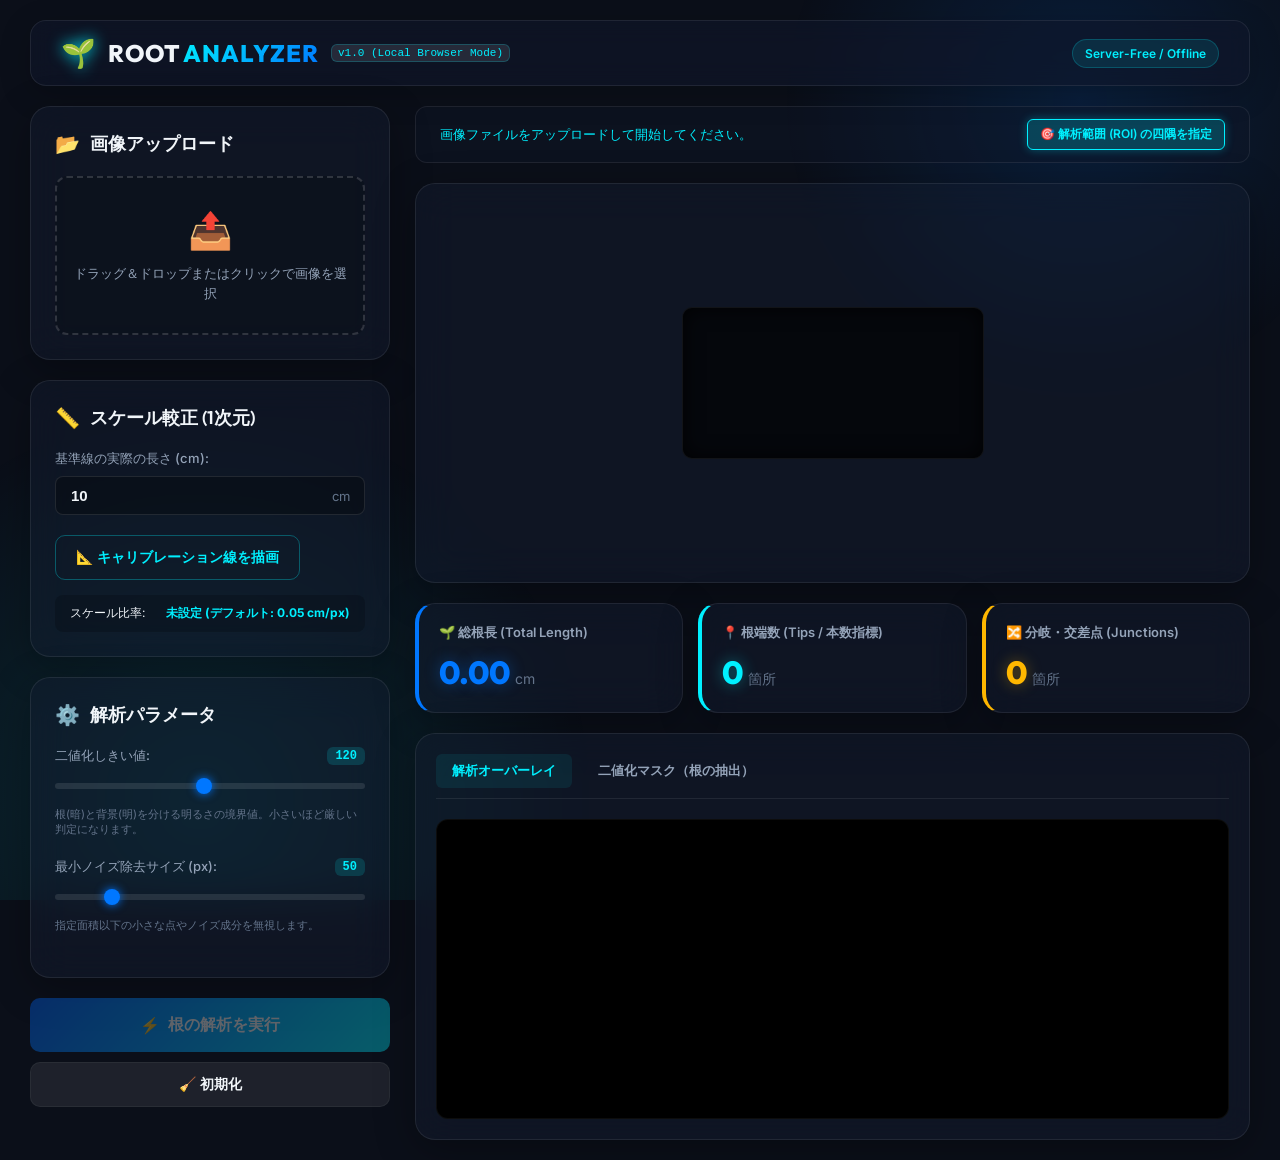
<file: Project/index.html>
<!DOCTYPE html>
<html lang="ja">
<head>
    <meta charset="UTF-8">
    <meta name="viewport" content="width=device-width, initial-scale=1.0">
    <title>ROOT ANALYZER - 苗木発根解析システム (ブラウザ完結版)</title>
    <link rel="stylesheet" href="style.css">
    <link rel="preconnect" href="https://fonts.googleapis.com">
    <link rel="preconnect" href="https://fonts.gstatic.com" crossorigin>
    <link href="https://fonts.googleapis.com/css2?family=Inter:wght@300;400;500;600;700&family=Outfit:wght@400;600;800&display=swap" rel="stylesheet">
</head>
<body>
    <div class="glow-bg"></div>
    <div class="app-container">
        <!-- ヘッダー -->
        <header class="app-header">
            <div class="logo">
                <span class="icon">🌱</span>
                <h1>ROOT<span>ANALYZER</span></h1>
                <span class="version">v1.0 (Local Browser Mode)</span>
            </div>
            <div class="environment-badge">
                Server-Free / Offline
            </div>
        </header>

        <!-- メイングリッド -->
        <main class="main-grid">
            
            <!-- 左側コントロールパネル -->
            <section class="control-panel">
                
                <!-- 画像アップロード -->
                <div class="card glass upload-card">
                    <h2><span class="card-icon">📂</span> 画像アップロード</h2>
                    <div class="drop-zone" id="drop-zone">
                        <span class="drop-icon">📤</span>
                        <p class="drop-text">ドラッグ＆ドロップまたはクリックで画像を選択</p>
                        <input type="file" id="file-input" accept="image/*" style="display: none;">
                    </div>
                </div>

                <!-- キャリブレーション設定 -->
                <div class="card glass calibration-card">
                    <h2><span class="card-icon">📏</span> スケール較正 (1次元)</h2>
                    <div class="control-group">
                        <label for="calib-length">基準線の実際の長さ (cm):</label>
                        <div class="input-with-unit">
                            <input type="number" id="calib-length" value="10" min="0.1" step="0.1">
                            <span class="unit">cm</span>
                        </div>
                    </div>
                    <button class="btn btn-outline" id="btn-draw-calib">📐 キャリブレーション線を描画</button>
                    <div class="calib-info">
                        <span>スケール比率:</span>
                        <strong id="scale-ratio-text">未設定 (デフォルト: 0.05 cm/px)</strong>
                    </div>
                </div>

                <!-- 解析パラメータ -->
                <div class="card glass params-card">
                    <h2><span class="card-icon">⚙️</span> 解析パラメータ</h2>
                    <div class="control-group">
                        <div class="slider-label">
                            <label for="thresh-slider">二値化しきい値:</label>
                            <span class="slider-value" id="thresh-val-text">120</span>
                        </div>
                        <input type="range" id="thresh-slider" min="10" max="240" value="120" class="slider">
                        <p class="help-text">根(暗)と背景(明)を分ける明るさの境界値。小さいほど厳しい判定になります。</p>
                    </div>
                    <div class="control-group">
                        <div class="slider-label">
                            <label for="size-slider">最小ノイズ除去サイズ (px):</label>
                            <span class="slider-value" id="size-val-text">50</span>
                        </div>
                        <input type="range" id="size-slider" min="0" max="300" value="50" class="slider">
                        <p class="help-text">指定面積以下の小さな点やノイズ成分を無視します。</p>
                    </div>
                </div>

                <!-- 操作ボタン -->
                <div class="actions">
                    <button class="btn btn-primary btn-large" id="btn-analyze" disabled>
                        <span class="btn-icon">⚡</span> 根の解析を実行
                    </button>
                    <button class="btn btn-secondary" id="btn-reset">
                        🧹 初期化
                    </button>
                </div>
            </section>

            <!-- 右側メインコンテンツ -->
            <section class="content-area">
                
                <!-- 解析ステータス / モード指示 -->
                <div class="mode-bar glass">
                    <div class="mode-instructions" id="instructions">
                        画像ファイルをアップロードして開始してください。
                    </div>
                    <div class="tool-selector">
                        <button class="btn btn-sm btn-outline active" id="mode-roi-btn">🎯 解析範囲 (ROI) の四隅を指定</button>
                    </div>
                </div>

                <!-- インタラクティブキャンバス -->
                <div class="card glass canvas-card">
                    <div class="canvas-wrapper">
                        <canvas id="interactive-canvas"></canvas>
                        <div class="loading-overlay" id="loading-overlay" style="display: none;">
                            <div class="spinner"></div>
                            <p id="loading-text">画像を処理中...</p>
                        </div>
                    </div>
                </div>

                <!-- 解析結果ダッシュボード -->
                <div class="results-dashboard">
                    <!-- 総延長 -->
                    <div class="card glass result-card pulse-blue">
                        <span class="result-label">🌱 総根長 (Total Length)</span>
                        <div class="result-main">
                            <span class="result-value" id="res-length">0.00</span>
                            <span class="result-unit">cm</span>
                        </div>
                    </div>
                    <!-- 根端数 (本数) -->
                    <div class="card glass result-card pulse-cyan">
                        <span class="result-label">📍 根端数 (Tips / 本数指標)</span>
                        <div class="result-main">
                            <span class="result-value" id="res-tips">0</span>
                            <span class="result-unit">箇所</span>
                        </div>
                    </div>
                    <!-- 分岐点数 -->
                    <div class="card glass result-card pulse-gold">
                        <span class="result-label">🔀 分岐・交差点 (Junctions)</span>
                        <div class="result-main">
                            <span class="result-value" id="res-junctions">0</span>
                            <span class="result-unit">箇所</span>
                        </div>
                    </div>
                </div>

                <!-- 詳細プレビュータブ -->
                <div class="preview-section card glass">
                    <div class="tab-header">
                        <button class="tab-btn active" data-target="tab-overlay">解析オーバーレイ</button>
                        <button class="tab-btn" data-target="tab-binary">二値化マスク（根の抽出）</button>
                    </div>
                    <div class="tab-content">
                        <!-- 解析重ね書きプレビュー -->
                        <div class="tab-pane active" id="tab-overlay">
                            <div class="img-preview-container">
                                <canvas id="overlay-preview-canvas" class="preview-canvas"></canvas>
                            </div>
                        </div>
                        <!-- 二値化マスクプレビュー -->
                        <div class="tab-pane" id="tab-binary">
                            <div class="img-preview-container">
                                <canvas id="binary-preview-canvas" class="preview-canvas"></canvas>
                            </div>
                        </div>
                    </div>
                </div>

            </section>
        </main>
    </div>

    <script src="app.js"></script>
</body>
</html>
</file>
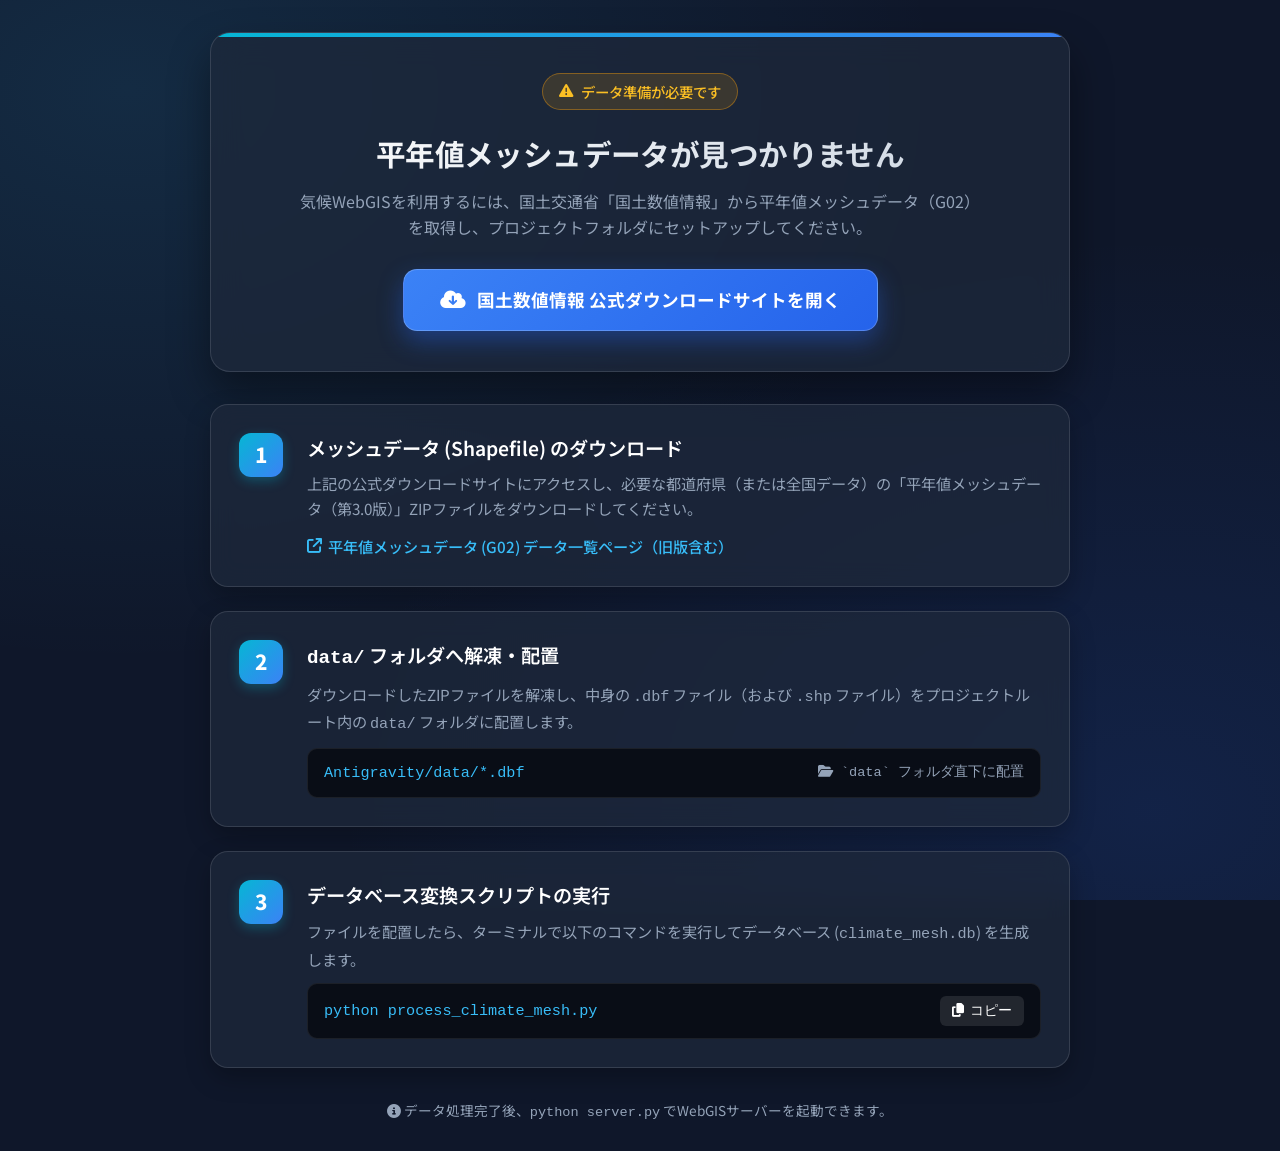
<file: download_guide.html>
<!DOCTYPE html>
<html lang="ja">
<head>
    <meta charset="UTF-8">
    <meta name="viewport" content="width=device-width, initial-scale=1.0">
    <title>平年値メッシュデータ ダウンロード＆セットアップガイド</title>
    
    <!-- Google Fonts -->
    <link rel="preconnect" href="https://fonts.googleapis.com">
    <link rel="preconnect" href="https://fonts.gstatic.com" crossorigin>
    <link href="https://fonts.googleapis.com/css2?family=Noto+Sans+JP:wght@300;400;500;700&family=Outfit:wght@400;600;800&display=swap" rel="stylesheet">
    
    <!-- FontAwesome Icons -->
    <link rel="stylesheet" href="https://cdnjs.cloudflare.com/ajax/libs/font-awesome/6.4.0/css/all.min.css">
    
    <style>
        :root {
            --bg-color: #0f172a;
            --card-bg: rgba(30, 41, 59, 0.75);
            --card-border: rgba(255, 255, 255, 0.12);
            --primary-gradient: linear-gradient(135deg, #3b82f6 0%, #2563eb 100%);
            --accent-gradient: linear-gradient(135deg, #06b6d4 0%, #3b82f6 100%);
            --btn-hover: linear-gradient(135deg, #2563eb 0%, #1d4ed8 100%);
            --text-main: #f8fafc;
            --text-sub: #94a3b8;
            --highlight: #38bdf8;
            --warning-bg: rgba(245, 158, 11, 0.15);
            --warning-border: rgba(245, 158, 11, 0.4);
            --code-bg: #090d16;
        }

        * {
            box-sizing: border-box;
            margin: 0;
            padding: 0;
        }

        body {
            font-family: 'Noto Sans JP', 'Outfit', sans-serif;
            background-color: var(--bg-color);
            background-image: 
                radial-gradient(at 10% 10%, rgba(56, 189, 248, 0.12) 0px, transparent 50%),
                radial-gradient(at 90% 90%, rgba(37, 99, 235, 0.15) 0px, transparent 50%);
            background-attachment: fixed;
            color: var(--text-main);
            min-height: 100vh;
            display: flex;
            align-items: center;
            justify-content: center;
            padding: 2rem 1rem;
            line-height: 1.6;
        }

        .container {
            max-width: 860px;
            width: 100%;
        }

        /* ヘッダー */
        .header-card {
            background: var(--card-bg);
            backdrop-filter: blur(16px);
            -webkit-backdrop-filter: blur(16px);
            border: 1px solid var(--card-border);
            border-radius: 20px;
            padding: 2.5rem 2rem;
            text-align: center;
            margin-bottom: 2rem;
            box-shadow: 0 20px 40px rgba(0, 0, 0, 0.4);
            position: relative;
            overflow: hidden;
        }

        .header-card::before {
            content: '';
            position: absolute;
            top: 0;
            left: 0;
            right: 0;
            height: 4px;
            background: var(--accent-gradient);
        }

        .alert-badge {
            display: inline-flex;
            align-items: center;
            gap: 8px;
            background: var(--warning-bg);
            border: 1px solid var(--warning-border);
            color: #fbbf24;
            padding: 6px 16px;
            border-radius: 30px;
            font-size: 0.9rem;
            font-weight: 500;
            margin-bottom: 1.25rem;
        }

        .title {
            font-size: 1.85rem;
            font-weight: 700;
            letter-spacing: -0.02em;
            margin-bottom: 0.75rem;
            background: linear-gradient(135deg, #ffffff 0%, #cbd5e1 100%);
            -webkit-background-clip: text;
            -webkit-text-fill-color: transparent;
        }

        .description {
            color: var(--text-sub);
            font-size: 1rem;
            max-width: 680px;
            margin: 0 auto 1.75rem auto;
        }

        /* メインアクションボタン */
        .cta-btn {
            display: inline-flex;
            align-items: center;
            justify-content: center;
            gap: 12px;
            background: var(--primary-gradient);
            color: #ffffff;
            font-size: 1.1rem;
            font-weight: 700;
            padding: 1rem 2.25rem;
            border-radius: 14px;
            text-decoration: none;
            box-shadow: 0 10px 25px rgba(37, 99, 235, 0.4);
            transition: all 0.25s cubic-bezier(0.4, 0, 0.2, 1);
            border: 1px solid rgba(255, 255, 255, 0.2);
        }

        .cta-btn:hover {
            transform: translateY(-2px);
            box-shadow: 0 14px 30px rgba(37, 99, 235, 0.6);
            background: var(--btn-hover);
        }

        .cta-btn i {
            font-size: 1.25rem;
        }

        /* ステップカード */
        .steps-wrapper {
            display: flex;
            flex-direction: column;
            gap: 1.5rem;
            margin-bottom: 2rem;
        }

        .step-card {
            background: var(--card-bg);
            backdrop-filter: blur(12px);
            -webkit-backdrop-filter: blur(12px);
            border: 1px solid var(--card-border);
            border-radius: 18px;
            padding: 1.75rem;
            display: flex;
            gap: 1.5rem;
            align-items: flex-start;
            box-shadow: 0 10px 25px rgba(0, 0, 0, 0.25);
            transition: transform 0.2s ease;
        }

        .step-card:hover {
            border-color: rgba(56, 189, 248, 0.4);
        }

        .step-number {
            background: var(--accent-gradient);
            color: #ffffff;
            width: 44px;
            height: 44px;
            border-radius: 12px;
            display: flex;
            align-items: center;
            justify-content: center;
            font-size: 1.3rem;
            font-weight: 800;
            flex-shrink: 0;
            box-shadow: 0 4px 12px rgba(6, 182, 212, 0.3);
        }

        .step-content {
            flex-grow: 1;
        }

        .step-content h3 {
            font-size: 1.2rem;
            font-weight: 600;
            margin-bottom: 0.5rem;
            color: #ffffff;
        }

        .step-content p {
            color: var(--text-sub);
            font-size: 0.95rem;
            margin-bottom: 0.75rem;
        }

        .link-sub {
            display: inline-flex;
            align-items: center;
            gap: 6px;
            color: var(--highlight);
            text-decoration: none;
            font-weight: 500;
            font-size: 0.95rem;
            transition: opacity 0.2s;
        }

        .link-sub:hover {
            text-decoration: underline;
            opacity: 0.9;
        }

        /* コマンドボックス */
        .code-box {
            background: var(--code-bg);
            border: 1px solid rgba(255, 255, 255, 0.08);
            border-radius: 10px;
            padding: 0.75rem 1rem;
            display: flex;
            align-items: center;
            justify-content: space-between;
            gap: 1rem;
            font-family: 'Consolas', 'Courier New', monospace;
            font-size: 0.95rem;
            color: #38bdf8;
            margin-top: 0.5rem;
        }

        .copy-btn {
            background: rgba(255, 255, 255, 0.1);
            border: none;
            color: #ffffff;
            padding: 6px 12px;
            border-radius: 6px;
            cursor: pointer;
            font-size: 0.85rem;
            font-weight: 500;
            transition: all 0.2s;
            display: flex;
            align-items: center;
            gap: 6px;
        }

        .copy-btn:hover {
            background: rgba(255, 255, 255, 0.2);
        }

        /* フッター */
        .footer-note {
            text-align: center;
            color: var(--text-sub);
            font-size: 0.85rem;
            margin-top: 1.5rem;
        }

        .footer-note a {
            color: var(--text-sub);
            text-decoration: underline;
        }

        @media (max-width: 640px) {
            .step-card {
                flex-direction: column;
                gap: 1rem;
            }
            .title {
                font-size: 1.5rem;
            }
            .header-card {
                padding: 1.75rem 1.25rem;
            }
        }
    </style>
</head>
<body>
    <div class="container">
        <!-- ヘッダーカード -->
        <header class="header-card">
            <div class="alert-badge">
                <i class="fa-solid fa-triangle-exclamation"></i> データ準備が必要です
            </div>
            <h1 class="title">平年値メッシュデータが見つかりません</h1>
            <p class="description">
                気候WebGISを利用するには、国土交通省「国土数値情報」から平年値メッシュデータ（G02）を取得し、プロジェクトフォルダにセットアップしてください。
            </p>
            <a href="https://nlftp.mlit.go.jp/ksj/gml/datalist/KsjTmplt-G02-v3_0.html" target="_blank" rel="noopener noreferrer" class="cta-btn">
                <i class="fa-solid fa-cloud-arrow-down"></i>
                国土数値情報 公式ダウンロードサイトを開く
            </a>
        </header>

        <!-- ガイドステップ -->
        <main class="steps-wrapper">
            <!-- STEP 1 -->
            <div class="step-card">
                <div class="step-number">1</div>
                <div class="step-content">
                    <h3>メッシュデータ (Shapefile) のダウンロード</h3>
                    <p>
                        上記の公式ダウンロードサイトにアクセスし、必要な都道府県（または全国データ）の「平年値メッシュデータ（第3.0版）」ZIPファイルをダウンロードしてください。
                    </p>
                    <a href="https://nlftp.mlit.go.jp/ksj/gml/datalist/KsjTmplt-G02.html" target="_blank" rel="noopener noreferrer" class="link-sub">
                        <i class="fa-solid fa-arrow-up-right-from-square"></i> 平年値メッシュデータ (G02) データ一覧ページ（旧版含む）
                    </a>
                </div>
            </div>

            <!-- STEP 2 -->
            <div class="step-card">
                <div class="step-number">2</div>
                <div class="step-content">
                    <h3><code>data/</code> フォルダへ解凍・配置</h3>
                    <p>
                        ダウンロードしたZIPファイルを解凍し、中身の <code>.dbf</code> ファイル（および <code>.shp</code> ファイル）をプロジェクトルート内の <code>data/</code> フォルダに配置します。
                    </p>
                    <div class="code-box">
                        <span>Antigravity/data/*.dbf</span>
                        <span style="color: var(--text-sub); font-size: 0.85rem;"><i class="fa-solid fa-folder-open"></i> `data` フォルダ直下に配置</span>
                    </div>
                </div>
            </div>

            <!-- STEP 3 -->
            <div class="step-card">
                <div class="step-number">3</div>
                <div class="step-content">
                    <h3>データベース変換スクリプトの実行</h3>
                    <p>
                        ファイルを配置したら、ターミナルで以下のコマンドを実行してデータベース (<code>climate_mesh.db</code>) を生成します。
                    </p>
                    <div class="code-box">
                        <span id="cmd-text">python process_climate_mesh.py</span>
                        <button class="copy-btn" onclick="copyCommand()">
                            <i class="fa-solid fa-copy"></i> <span id="copy-label">コピー</span>
                        </button>
                    </div>
                </div>
            </div>
        </main>

        <footer class="footer-note">
            <p><i class="fa-solid fa-circle-info"></i> データ処理完了後、<code>python server.py</code> でWebGISサーバーを起動できます。</p>
        </footer>
    </div>

    <script>
        function copyCommand() {
            const text = document.getElementById('cmd-text').innerText;
            navigator.clipboard.writeText(text).then(() => {
                const label = document.getElementById('copy-label');
                label.innerText = 'コピー完了!';
                setTimeout(() => { label.innerText = 'コピー'; }, 2000);
            }).catch(err => {
                console.error('コピー失敗:', err);
            });
        }
    </script>
</body>
</html>
</file>
<file: Project/style.css>
:root {
    --bg-color: #0b0f19;
    --card-bg: rgba(22, 30, 49, 0.45);
    --card-border: rgba(255, 255, 255, 0.08);
    --accent-blue: #0077ff;
    --accent-cyan: #00f0ff;
    --accent-gold: #ffb700;
    --text-primary: #f1f5f9;
    --text-secondary: #94a3b8;
    --text-muted: #64748b;
    --btn-primary: linear-gradient(135deg, #0066ff, #00f0ff);
    --font-sans: 'Inter', -apple-system, BlinkMacSystemFont, "Segoe UI", Roboto, sans-serif;
    --font-display: 'Outfit', var(--font-sans);
}

* {
    box-sizing: border-box;
    margin: 0;
    padding: 0;
}

body {
    background-color: var(--bg-color);
    color: var(--text-primary);
    font-family: var(--font-sans);
    min-height: 100vh;
    overflow-x: hidden;
    position: relative;
}

/* バックグラウンドのネオン発光 */
.glow-bg {
    position: fixed;
    top: 0;
    left: 0;
    width: 100vw;
    height: 100vh;
    z-index: -1;
    pointer-events: none;
    overflow: hidden;
}

.glow-bg::before {
    content: '';
    position: absolute;
    width: 600px;
    height: 600px;
    background: radial-gradient(circle, rgba(0, 119, 255, 0.15) 0%, rgba(0, 0, 0, 0) 70%);
    top: -200px;
    right: -100px;
    border-radius: 50%;
}

.glow-bg::after {
    content: '';
    position: absolute;
    width: 800px;
    height: 800px;
    background: radial-gradient(circle, rgba(0, 240, 255, 0.12) 0%, rgba(0, 0, 0, 0) 70%);
    bottom: -300px;
    left: -200px;
    border-radius: 50%;
}

.app-container {
    max-width: 1600px;
    margin: 0 auto;
    padding: 20px 30px;
    display: flex;
    flex-direction: column;
    gap: 20px;
}

/* ヘッダー */
.app-header {
    display: flex;
    justify-content: space-between;
    align-items: center;
    padding: 15px 30px;
    background: rgba(15, 23, 42, 0.6);
    backdrop-filter: blur(12px);
    border: 1px solid var(--card-border);
    border-radius: 16px;
    box-shadow: 0 8px 32px rgba(0, 0, 0, 0.2);
}

.logo {
    display: flex;
    align-items: center;
    gap: 12px;
}

.logo .icon {
    font-size: 28px;
    filter: drop-shadow(0 0 8px var(--accent-cyan));
}

.logo h1 {
    font-family: var(--font-display);
    font-weight: 800;
    font-size: 24px;
    letter-spacing: 1px;
}

.logo h1 span {
    background: linear-gradient(135deg, var(--accent-cyan), var(--accent-blue));
    -webkit-background-clip: text;
    -webkit-text-fill-color: transparent;
    margin-left: 2px;
}

.logo .version {
    font-size: 11px;
    background: rgba(255, 255, 255, 0.1);
    color: var(--accent-cyan);
    padding: 2px 6px;
    border-radius: 6px;
    font-family: monospace;
    border: 1px solid rgba(0, 240, 255, 0.2);
}

.environment-badge {
    background: rgba(0, 240, 255, 0.1);
    border: 1px solid rgba(0, 240, 255, 0.2);
    padding: 6px 12px;
    border-radius: 20px;
    font-size: 12px;
    color: var(--accent-cyan);
    font-weight: 600;
}

/* メインレイアウト */
.main-grid {
    display: grid;
    grid-template-columns: 360px 1fr;
    gap: 25px;
    align-items: start;
}

/* コントロールパネル */
.control-panel {
    display: flex;
    flex-direction: column;
    gap: 20px;
}

/* カード共通 */
.card {
    background: var(--card-bg);
    backdrop-filter: blur(20px);
    -webkit-backdrop-filter: blur(20px);
    border: 1px solid var(--card-border);
    border-radius: 20px;
    padding: 24px;
    box-shadow: 0 10px 40px rgba(0, 0, 0, 0.3);
    transition: transform 0.3s ease, border-color 0.3s ease, box-shadow 0.3s ease;
}

.card:hover {
    border-color: rgba(255, 255, 255, 0.12);
    box-shadow: 0 15px 50px rgba(0, 0, 0, 0.4);
}

.card h2 {
    font-family: var(--font-display);
    font-size: 18px;
    font-weight: 600;
    margin-bottom: 20px;
    display: flex;
    align-items: center;
    gap: 10px;
}

.card-icon {
    font-size: 20px;
}

/* アップロード */
.drop-zone {
    border: 2px dashed rgba(255, 255, 255, 0.15);
    border-radius: 12px;
    padding: 30px 15px;
    text-align: center;
    cursor: pointer;
    background: rgba(0, 0, 0, 0.15);
    transition: all 0.3s ease;
}

.drop-zone:hover, .drop-zone.dragover {
    border-color: var(--accent-cyan);
    background: rgba(0, 240, 255, 0.03);
}

.drop-icon {
    font-size: 36px;
    display: block;
    margin-bottom: 12px;
    transition: transform 0.3s ease;
}

.drop-zone:hover .drop-icon {
    transform: translateY(-5px);
}

.drop-text {
    font-size: 13px;
    color: var(--text-secondary);
    line-height: 1.5;
}

/* スケール較正 */
.control-group {
    margin-bottom: 20px;
    display: flex;
    flex-direction: column;
    gap: 8px;
}

.control-group label {
    font-size: 13px;
    color: var(--text-secondary);
    font-weight: 500;
}

.input-with-unit {
    display: flex;
    align-items: center;
    position: relative;
}

.input-with-unit input {
    width: 100%;
    background: rgba(0, 0, 0, 0.3);
    border: 1px solid rgba(255, 255, 255, 0.1);
    border-radius: 8px;
    padding: 10px 15px;
    color: var(--text-primary);
    font-size: 15px;
    font-weight: 600;
    transition: border-color 0.3s ease;
}

.input-with-unit input:focus {
    outline: none;
    border-color: var(--accent-blue);
}

.input-with-unit .unit {
    position: absolute;
    right: 15px;
    color: var(--text-muted);
    font-size: 13px;
}

.calib-info {
    margin-top: 15px;
    padding: 10px 15px;
    background: rgba(0, 0, 0, 0.2);
    border-radius: 8px;
    font-size: 12px;
    display: flex;
    justify-content: space-between;
    align-items: center;
}

.calib-info strong {
    color: var(--accent-cyan);
}

/* パラメータ */
.slider-label {
    display: flex;
    justify-content: space-between;
    align-items: center;
}

.slider-value {
    background: rgba(0, 240, 255, 0.15);
    color: var(--accent-cyan);
    padding: 2px 8px;
    border-radius: 6px;
    font-size: 12px;
    font-family: monospace;
    font-weight: bold;
}

.slider {
    -webkit-appearance: none;
    width: 100%;
    height: 6px;
    border-radius: 3px;
    background: rgba(255, 255, 255, 0.1);
    outline: none;
    margin: 10px 0;
}

.slider::-webkit-slider-thumb {
    -webkit-appearance: none;
    appearance: none;
    width: 16px;
    height: 16px;
    border-radius: 50%;
    background: var(--accent-blue);
    cursor: pointer;
    box-shadow: 0 0 10px var(--accent-blue);
    transition: transform 0.1s ease;
}

.slider::-webkit-slider-thumb:hover {
    transform: scale(1.2);
}

.help-text {
    font-size: 11px;
    color: var(--text-muted);
    line-height: 1.4;
}

/* ボタン */
.btn {
    font-family: var(--font-sans);
    font-size: 14px;
    font-weight: 600;
    padding: 12px 20px;
    border-radius: 10px;
    border: none;
    cursor: pointer;
    transition: all 0.3s ease;
    display: flex;
    align-items: center;
    justify-content: center;
    gap: 8px;
}

.btn-primary {
    background: var(--btn-primary);
    color: #fff;
    box-shadow: 0 4px 15px rgba(0, 119, 255, 0.4);
}

.btn-primary:hover:not(:disabled) {
    box-shadow: 0 6px 20px rgba(0, 119, 255, 0.6);
    transform: translateY(-2px);
}

.btn-primary:disabled {
    opacity: 0.35;
    cursor: not-allowed;
    box-shadow: none;
}

.btn-secondary {
    background: rgba(255, 255, 255, 0.08);
    color: var(--text-primary);
    border: 1px solid rgba(255, 255, 255, 0.05);
}

.btn-secondary:hover {
    background: rgba(255, 255, 255, 0.15);
}

.btn-outline {
    background: transparent;
    color: var(--accent-cyan);
    border: 1px solid rgba(0, 240, 255, 0.3);
}

.btn-outline:hover {
    background: rgba(0, 240, 255, 0.08);
    border-color: var(--accent-cyan);
}

.btn-outline.active {
    background: rgba(0, 240, 255, 0.2);
    border-color: var(--accent-cyan);
    box-shadow: 0 0 10px rgba(0, 240, 255, 0.3);
}

.btn-large {
    width: 100%;
    padding: 16px;
    font-size: 16px;
}

.btn-sm {
    padding: 6px 12px;
    font-size: 12px;
    border-radius: 6px;
}

.actions {
    display: flex;
    flex-direction: column;
    gap: 10px;
}

/* 右側メインエリア */
.content-area {
    display: flex;
    flex-direction: column;
    gap: 20px;
}

/* インストラクションバー */
.mode-bar {
    display: flex;
    justify-content: space-between;
    align-items: center;
    padding: 12px 24px;
    border-radius: 12px;
    background: rgba(15, 23, 42, 0.4);
    border: 1px solid var(--card-border);
}

.mode-instructions {
    font-size: 13px;
    color: var(--accent-cyan);
    font-weight: 500;
}

/* キャンバス表示 */
.canvas-card {
    padding: 15px;
    display: flex;
    flex-direction: column;
    justify-content: center;
    align-items: center;
    min-height: 400px;
    position: relative;
}

.canvas-wrapper {
    position: relative;
    max-width: 100%;
    border-radius: 10px;
    overflow: auto;
    background: #05070c;
    box-shadow: inset 0 0 20px rgba(0, 0, 0, 0.8);
    border: 1px solid rgba(255, 255, 255, 0.05);
}

#interactive-canvas {
    display: block;
    max-width: 100%;
    cursor: crosshair;
}

/* ローディング */
.loading-overlay {
    position: absolute;
    top: 0;
    left: 0;
    width: 100%;
    height: 100%;
    background: rgba(8, 12, 20, 0.85);
    z-index: 10;
    display: flex;
    flex-direction: column;
    justify-content: center;
    align-items: center;
    gap: 15px;
    backdrop-filter: blur(5px);
}

.spinner {
    width: 50px;
    height: 50px;
    border: 3px solid rgba(0, 240, 255, 0.1);
    border-radius: 50%;
    border-top-color: var(--accent-cyan);
    animation: spin 1s ease-in-out infinite;
}

@keyframes spin {
    to { transform: rotate(360deg); }
}

/* 結果表示 */
.results-dashboard {
    display: grid;
    grid-template-columns: repeat(3, 1fr);
    gap: 15px;
}

.result-card {
    display: flex;
    flex-direction: column;
    gap: 10px;
    padding: 20px;
    position: relative;
    overflow: hidden;
}

.result-label {
    font-size: 13px;
    color: var(--text-secondary);
    font-weight: 600;
}

.result-main {
    display: flex;
    align-items: baseline;
    gap: 5px;
}

.result-value {
    font-family: var(--font-display);
    font-size: 32px;
    font-weight: 800;
}

.result-unit {
    font-size: 14px;
    color: var(--text-muted);
}

.pulse-blue { border-left: 4px solid var(--accent-blue); }
.pulse-blue .result-value {
    color: var(--accent-blue);
    text-shadow: 0 0 15px rgba(0, 119, 255, 0.4);
}

.pulse-cyan { border-left: 4px solid var(--accent-cyan); }
.pulse-cyan .result-value {
    color: var(--accent-cyan);
    text-shadow: 0 0 15px rgba(0, 240, 255, 0.4);
}

.pulse-gold { border-left: 4px solid var(--accent-gold); }
.pulse-gold .result-value {
    color: var(--accent-gold);
    text-shadow: 0 0 15px rgba(255, 183, 0, 0.4);
}

/* プレビュー表示 */
.preview-section {
    padding: 20px;
}

.tab-header {
    display: flex;
    gap: 10px;
    border-bottom: 1px solid rgba(255, 255, 255, 0.08);
    padding-bottom: 10px;
    margin-bottom: 20px;
}

.tab-btn {
    background: transparent;
    border: none;
    color: var(--text-secondary);
    padding: 8px 16px;
    font-family: var(--font-sans);
    font-size: 13px;
    font-weight: 600;
    cursor: pointer;
    border-radius: 6px;
    transition: all 0.3s ease;
}

.tab-btn:hover {
    color: var(--text-primary);
    background: rgba(255, 255, 255, 0.05);
}

.tab-btn.active {
    color: var(--accent-cyan);
    background: rgba(0, 240, 255, 0.08);
}

.tab-pane {
    display: none;
}

.tab-pane.active {
    display: block;
}

.img-preview-container {
    background: #000;
    border-radius: 12px;
    overflow: hidden;
    display: flex;
    justify-content: center;
    align-items: center;
    min-height: 300px;
    border: 1px solid rgba(255, 255, 255, 0.05);
}

.preview-canvas {
    max-width: 100%;
    display: block;
    background: #000;
}
</file>
